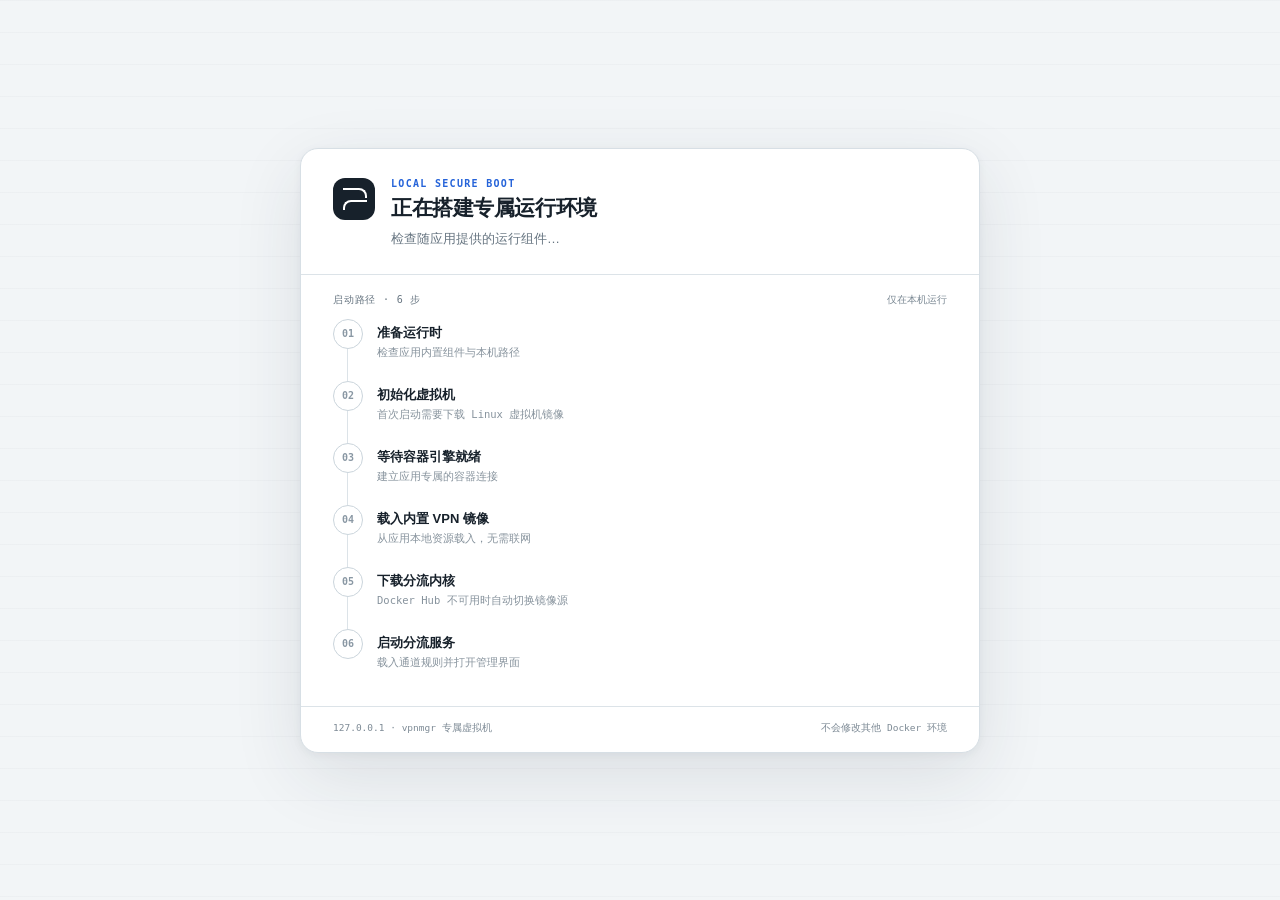
<file: desktop/app/dist/index.html>
<!doctype html>
<html lang="zh-CN">
  <head>
    <meta charset="utf-8" />
    <meta name="viewport" content="width=device-width, initial-scale=1" />
    <title>正在启动 · VPN 管理网关</title>
    <style>
      :root {
        color-scheme: light;
        --canvas: #f2f5f7;
        --surface: #ffffff;
        --ink: #17212b;
        --muted: #687682;
        --line: #dce3e8;
        --accent: #2563d9;
        --success: #167c57;
        --warning: #a96708;
        --danger: #bd3441;
      }
      * { box-sizing: border-box; }
      html, body { min-height: 100%; margin: 0; }
      body {
        min-height: 100vh;
        display: grid;
        place-items: center;
        padding: 36px 24px;
        background:
          linear-gradient(rgba(23, 33, 43, 0.025) 1px, transparent 1px),
          var(--canvas);
        background-size: 100% 32px;
        color: var(--ink);
        font-family: -apple-system, BlinkMacSystemFont, "SF Pro Text", "PingFang SC", sans-serif;
        -webkit-font-smoothing: antialiased;
      }
      .boot-card {
        width: min(680px, 100%);
        overflow: hidden;
        border: 1px solid #d7dfe5;
        border-radius: 18px;
        background: var(--surface);
        box-shadow: 0 22px 70px rgba(32, 48, 61, 0.11), 0 2px 8px rgba(32, 48, 61, 0.05);
      }
      .masthead {
        display: grid;
        grid-template-columns: 42px 1fr;
        gap: 16px;
        padding: 29px 32px 25px;
        border-bottom: 1px solid var(--line);
      }
      .route-mark {
        position: relative;
        width: 42px;
        height: 42px;
        border-radius: 12px;
        background: var(--ink);
      }
      .route-mark::before,
      .route-mark::after {
        position: absolute;
        left: 10px;
        width: 22px;
        height: 8px;
        border: 2px solid #fff;
        border-left: 0;
        border-bottom: 0;
        border-radius: 0 8px 0 0;
        content: "";
      }
      .route-mark::before { top: 10px; }
      .route-mark::after { top: 22px; transform: scaleX(-1); }
      .eyebrow {
        margin: 0 0 5px;
        color: var(--accent);
        font-family: "SFMono-Regular", Menlo, monospace;
        font-size: 10px;
        font-weight: 700;
        letter-spacing: 0.13em;
        text-transform: uppercase;
      }
      h1 {
        margin: 0;
        font-family: ui-rounded, "SF Pro Rounded", -apple-system, "PingFang SC", sans-serif;
        font-size: 21px;
        font-weight: 650;
        letter-spacing: -0.02em;
      }
      #live-status {
        min-height: 20px;
        margin: 7px 0 0;
        color: var(--muted);
        font-size: 13px;
        line-height: 1.5;
      }
      .process-head {
        display: flex;
        align-items: center;
        justify-content: space-between;
        padding: 18px 32px 10px;
        color: var(--muted);
        font-family: "SFMono-Regular", Menlo, monospace;
        font-size: 10px;
        letter-spacing: 0.08em;
        text-transform: uppercase;
      }
      .local-only {
        color: #798792;
        letter-spacing: 0;
        text-transform: none;
      }
      .steps {
        margin: 0;
        padding: 2px 32px 15px;
        list-style: none;
      }
      .step {
        position: relative;
        display: grid;
        grid-template-columns: 30px 1fr;
        gap: 14px;
        min-height: 62px;
      }
      .step:not(:last-child)::after {
        position: absolute;
        top: 29px;
        bottom: -1px;
        left: 14px;
        width: 1px;
        background: var(--line);
        content: "";
      }
      .step[data-status="done"]:not(:last-child)::after { background: rgba(22, 124, 87, 0.38); }
      .marker {
        position: relative;
        z-index: 1;
        display: grid;
        place-items: center;
        width: 30px;
        height: 30px;
        border: 1px solid #cbd5dc;
        border-radius: 50%;
        background: var(--surface);
        color: #8a98a4;
        font-family: "SFMono-Regular", Menlo, monospace;
        font-size: 10px;
        font-weight: 700;
      }
      .step[data-status="active"] .marker {
        border-color: rgba(37, 99, 217, 0.25);
        background: #edf3ff;
      }
      .step[data-status="active"] .marker::before {
        width: 12px;
        height: 12px;
        border: 2px solid rgba(37, 99, 217, 0.22);
        border-top-color: var(--accent);
        border-radius: 50%;
        animation: spin 0.8s linear infinite;
        content: "";
      }
      .step[data-status="done"] .marker {
        border-color: rgba(22, 124, 87, 0.28);
        background: #eaf7f1;
        color: var(--success);
      }
      .step[data-status="warning"] .marker {
        border-color: rgba(169, 103, 8, 0.3);
        background: #fff7e7;
        color: var(--warning);
      }
      .step[data-status="failed"] .marker {
        border-color: rgba(189, 52, 65, 0.32);
        background: #fff0f1;
        color: var(--danger);
      }
      .step-body { min-width: 0; padding: 4px 0 18px; }
      .step-title {
        margin: 0;
        font-size: 13px;
        font-weight: 610;
        line-height: 1.5;
      }
      .step-detail {
        min-height: 18px;
        margin: 2px 0 0;
        overflow: hidden;
        color: #87939d;
        font-family: "SFMono-Regular", Menlo, "PingFang SC", monospace;
        font-size: 10.5px;
        line-height: 1.65;
        text-overflow: ellipsis;
        white-space: nowrap;
      }
      .step[data-status="active"] .step-title { color: var(--accent); }
      .step[data-status="active"] .step-detail { color: #596b7a; }
      .step[data-status="warning"] .step-title { color: var(--warning); }
      .step[data-status="failed"] .step-title { color: var(--danger); }
      .error-panel {
        margin-top: 12px;
        padding: 14px;
        border: 1px solid #f0c6ca;
        border-radius: 10px;
        background: #fff7f7;
      }
      .error-panel[hidden], .log-wrap[hidden], .action[hidden] { display: none; }
      .error-title {
        margin: 0 0 5px;
        color: var(--danger);
        font-size: 12px;
        font-weight: 650;
      }
      .error-message {
        margin: 0;
        color: #6f3037;
        font-size: 11.5px;
        line-height: 1.55;
        overflow-wrap: anywhere;
      }
      .log-wrap { margin-top: 10px; }
      .log-label {
        display: block;
        margin-bottom: 5px;
        color: #916b70;
        font-family: "SFMono-Regular", Menlo, monospace;
        font-size: 9px;
        letter-spacing: 0.08em;
        text-transform: uppercase;
      }
      .log-tail {
        max-height: 128px;
        margin: 0;
        overflow: auto;
        padding: 9px 10px;
        border-radius: 7px;
        background: #2a2528;
        color: #eadfe1;
        font-family: "SFMono-Regular", Menlo, monospace;
        font-size: 9.5px;
        line-height: 1.55;
        white-space: pre-wrap;
      }
      .actions { display: flex; flex-wrap: wrap; gap: 8px; margin-top: 12px; }
      .action {
        min-height: 32px;
        padding: 0 13px;
        border: 1px solid #d6dee4;
        border-radius: 8px;
        background: #fff;
        color: #34434f;
        font: 600 11px/1 -apple-system, "PingFang SC", sans-serif;
        cursor: pointer;
      }
      .action.primary { border-color: var(--accent); background: var(--accent); color: #fff; }
      .action:hover { filter: brightness(0.97); }
      .action:focus-visible { outline: 3px solid rgba(37, 99, 217, 0.22); outline-offset: 2px; }
      .action:disabled { cursor: wait; opacity: 0.55; }
      .action-message { align-self: center; color: var(--danger); font-size: 10.5px; }
      .footnote {
        display: flex;
        justify-content: space-between;
        gap: 16px;
        padding: 15px 32px 17px;
        border-top: 1px solid var(--line);
        color: #7d8a95;
        font-family: "SFMono-Regular", Menlo, monospace;
        font-size: 9.5px;
      }
      @keyframes spin { to { transform: rotate(360deg); } }
      @media (max-width: 560px) {
        body { padding: 0; place-items: stretch; background: var(--surface); }
        .boot-card { min-height: 100vh; border: 0; border-radius: 0; box-shadow: none; }
        .masthead, .process-head, .steps, .footnote { padding-left: 22px; padding-right: 22px; }
        .local-only, .footnote span:last-child { display: none; }
      }
      @media (prefers-reduced-motion: reduce) {
        .step[data-status="active"] .marker::before { animation-duration: 2.2s; }
      }
    </style>
  </head>
  <body>
    <main class="boot-card" aria-labelledby="boot-title">
      <header class="masthead">
        <div class="route-mark" aria-hidden="true"></div>
        <div>
          <p class="eyebrow">Local secure boot</p>
          <h1 id="boot-title">正在搭建专属运行环境</h1>
          <p id="live-status" aria-live="polite">检查随应用提供的运行组件…</p>
        </div>
      </header>

      <div class="process-head">
        <span>启动路径 · 6 步</span>
        <span class="local-only">仅在本机运行</span>
      </div>

      <ol class="steps">
        <li class="step" data-step="runtime" data-status="pending">
          <span class="marker" aria-hidden="true">01</span>
          <div class="step-body"><p class="step-title">准备运行时</p><p class="step-detail">检查应用内置组件与本机路径</p></div>
        </li>
        <li class="step" data-step="vm" data-status="pending">
          <span class="marker" aria-hidden="true">02</span>
          <div class="step-body"><p class="step-title">初始化虚拟机</p><p class="step-detail">首次启动需要下载 Linux 虚拟机镜像</p></div>
        </li>
        <li class="step" data-step="docker" data-status="pending">
          <span class="marker" aria-hidden="true">03</span>
          <div class="step-body"><p class="step-title">等待容器引擎就绪</p><p class="step-detail">建立应用专属的容器连接</p></div>
        </li>
        <li class="step" data-step="bundled" data-status="pending">
          <span class="marker" aria-hidden="true">04</span>
          <div class="step-body"><p class="step-title">载入内置 VPN 镜像</p><p class="step-detail">从应用本地资源载入，无需联网</p></div>
        </li>
        <li class="step" data-step="mihomo" data-status="pending">
          <span class="marker" aria-hidden="true">05</span>
          <div class="step-body"><p class="step-title">下载分流内核</p><p class="step-detail">Docker Hub 不可用时自动切换镜像源</p></div>
        </li>
        <li class="step" data-step="service" data-status="pending">
          <span class="marker" aria-hidden="true">06</span>
          <div class="step-body"><p class="step-title">启动分流服务</p><p class="step-detail">载入通道规则并打开管理界面</p></div>
        </li>
      </ol>

      <section class="error-panel" id="error-panel" hidden aria-live="assertive">
        <p class="error-title">这一步未完成</p>
        <p class="error-message" id="error-message"></p>
        <div class="log-wrap" id="log-wrap" hidden>
          <span class="log-label">最近的启动日志</span>
          <pre class="log-tail" id="log-tail"></pre>
        </div>
        <div class="actions">
          <button class="action primary" id="retry" type="button">重试这一步</button>
          <button class="action" id="open-settings" type="button" hidden>打开系统设置</button>
          <span class="action-message" id="action-message" role="status"></span>
        </div>
      </section>

      <footer class="footnote">
        <span>127.0.0.1 · vpnmgr 专属虚拟机</span>
        <span>不会修改其他 Docker 环境</span>
      </footer>
    </main>

    <script>
      (() => {
        const numbers = { runtime: "01", vm: "02", docker: "03", bundled: "04", mihomo: "05", service: "06" };
        const panel = document.getElementById("error-panel");
        const message = document.getElementById("error-message");
        const logWrap = document.getElementById("log-wrap");
        const logTail = document.getElementById("log-tail");
        const retry = document.getElementById("retry");
        const settings = document.getElementById("open-settings");
        const actionMessage = document.getElementById("action-message");
        const liveStatus = document.getElementById("live-status");
        document.querySelectorAll(".step").forEach((item) => {
          item.dataset.defaultDetail = item.querySelector(".step-detail").textContent;
        });

        function itemFor(stepId) {
          return document.querySelector(`[data-step="${stepId}"]`);
        }

        function setMarker(item, stepId, status) {
          const marker = item.querySelector(".marker");
          marker.textContent = status === "active" ? "" : status === "done" ? "✓" : status === "warning" ? "!" : status === "failed" ? "×" : numbers[stepId];
        }

        async function invoke(name) {
          const command = window.__TAURI__ && window.__TAURI__.core && window.__TAURI__.core.invoke;
          if (!command) throw new Error("启动控制通道不可用，请重新打开应用");
          return command(name);
        }

        window.boot = {
          update(stepId, status, detail) {
            const item = itemFor(stepId);
            if (!item) return;
            item.dataset.status = status;
            item.toggleAttribute("aria-current", status === "active");
            setMarker(item, stepId, status);
            const detailNode = item.querySelector(".step-detail");
            if (detail) detailNode.textContent = detail;
            const title = item.querySelector(".step-title").textContent;
            if (status === "active") liveStatus.textContent = detail || `正在${title}…`;
            if (status === "warning") liveStatus.textContent = detail || `${title}需要注意`;
          },

          fail(stepId, error, lines, actions) {
            const item = itemFor(stepId);
            if (!item) return;
            this.update(stepId, "failed", "需要处理后继续");
            item.querySelector(".step-body").appendChild(panel);
            panel.hidden = false;
            message.textContent = error || "启动步骤未完成";
            const logs = Array.isArray(lines) ? lines.filter(Boolean) : [];
            logTail.textContent = logs.join("\n");
            logWrap.hidden = logs.length === 0;
            settings.hidden = !(Array.isArray(actions) && actions.includes("settings"));
            retry.disabled = false;
            actionMessage.textContent = "";
            liveStatus.textContent = "启动已暂停，处理后可从这里重试";
            document.title = "启动未完成 · VPN 管理网关";
          },

          reset() {
            document.querySelectorAll(".step").forEach((item) => {
              const stepId = item.dataset.step;
              item.dataset.status = "pending";
              item.removeAttribute("aria-current");
              setMarker(item, stepId, "pending");
              item.querySelector(".step-detail").textContent = item.dataset.defaultDetail;
            });
            panel.hidden = true;
            retry.disabled = false;
            actionMessage.textContent = "";
            liveStatus.textContent = "检查随应用提供的运行组件…";
            document.title = "正在启动 · VPN 管理网关";
          }
        };

        retry.addEventListener("click", async () => {
          retry.disabled = true;
          actionMessage.textContent = "正在重试…";
          try {
            await invoke("boot_retry");
          } catch (error) {
            retry.disabled = false;
            actionMessage.textContent = String(error);
          }
        });

        settings.addEventListener("click", async () => {
          settings.disabled = true;
          actionMessage.textContent = "正在打开系统设置…";
          try {
            await invoke("boot_open_settings");
            actionMessage.textContent = "请检查“隐私与安全性”中的权限";
          } catch (error) {
            actionMessage.textContent = String(error);
          } finally {
            settings.disabled = false;
          }
        });
      })();
    </script>
  </body>
</html>
</file>
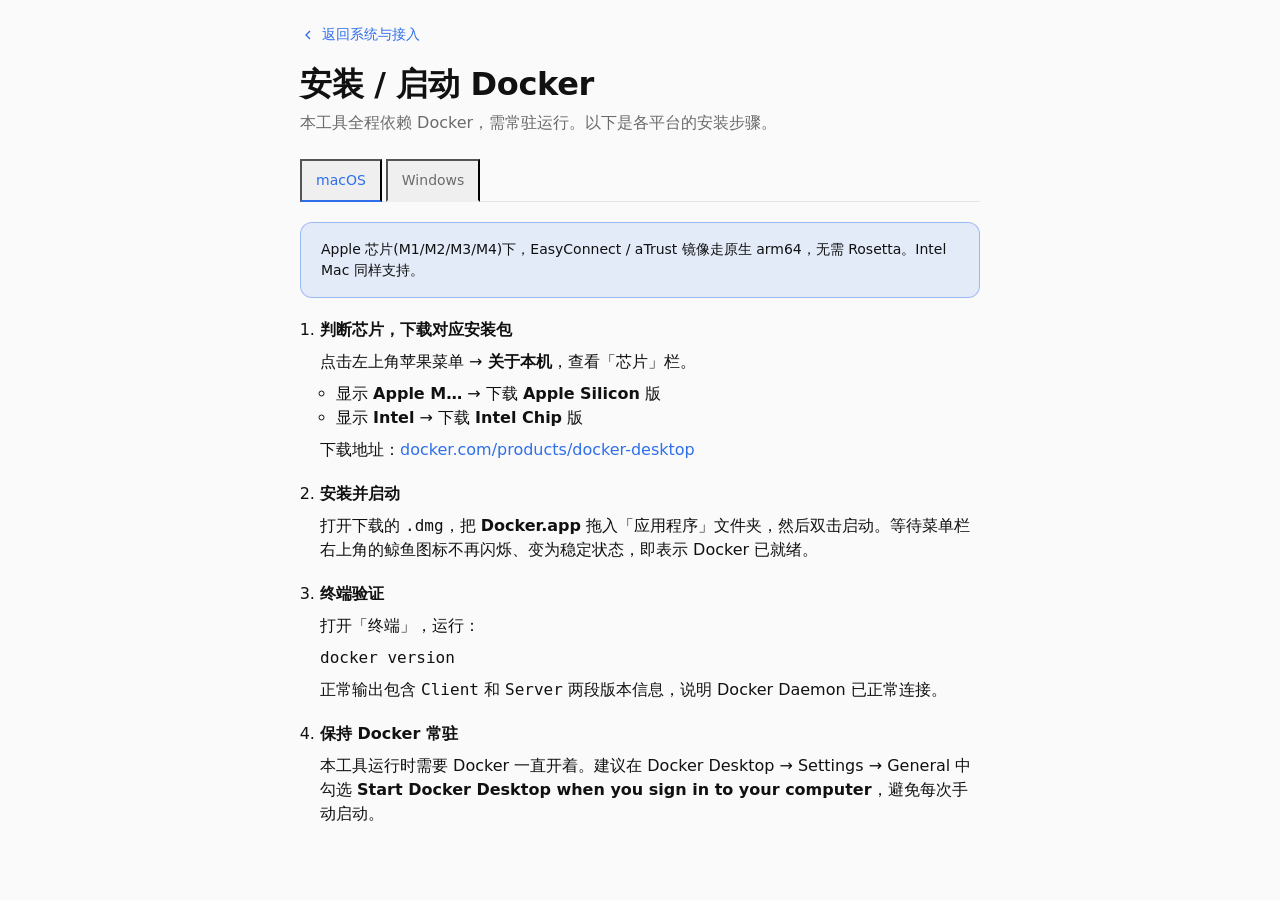
<file: app/static/tutorials/install-docker.html>
<!doctype html>
<html lang="zh-CN">
<head>
  <meta charset="utf-8" />
  <meta name="viewport" content="width=device-width, initial-scale=1" />
  <title>安装 / 启动 Docker</title>
  <link rel="stylesheet" href="../css/app.css" />
</head>
<body>
  <div style="max-width:720px; margin:0 auto; padding:var(--space-6) var(--space-5);">

    <a href="../clash-config.html?tab=diag" style="display:inline-flex; align-items:center; gap:6px; color:var(--accent); text-decoration:none; font-size:var(--text-sm); margin-bottom:var(--space-5);">
      <svg viewBox="0 0 24 24" fill="none" stroke="currentColor" stroke-width="2" style="width:16px;height:16px;flex-shrink:0;"><path d="M15 18l-6-6 6-6"/></svg>
      返回系统与接入
    </a>

    <h1 style="margin:0 0 var(--space-2);">安装 / 启动 Docker</h1>
    <p style="margin:0 0 var(--space-6); color:var(--muted);">本工具全程依赖 Docker，需常驻运行。以下是各平台的安装步骤。</p>

    <div data-tabscope>
      <div class="tabs" data-tabs style="margin-bottom:var(--space-5);">
        <button class="tab active" data-tab="mac">macOS</button>
        <button class="tab" data-tab="win">Windows</button>
      </div>

      <!-- ─── macOS ─── -->
      <div class="tabpanel active" data-panel="mac">

        <div class="banner info" style="margin-bottom:var(--space-5);">
          Apple 芯片(M1/M2/M3/M4)下，EasyConnect / aTrust 镜像走原生 arm64，无需 Rosetta。Intel Mac 同样支持。
        </div>

        <ol style="padding-left:var(--space-5); margin:0; display:flex; flex-direction:column; gap:var(--space-5);">

          <li>
            <strong>判断芯片，下载对应安装包</strong>
            <p style="margin:var(--space-2) 0 0;">
              点击左上角苹果菜单 → <strong>关于本机</strong>，查看「芯片」栏。
            </p>
            <ul style="margin:var(--space-2) 0 0; padding-left:var(--space-4);">
              <li>显示 <strong>Apple M…</strong> → 下载 <strong>Apple Silicon</strong> 版</li>
              <li>显示 <strong>Intel</strong> → 下载 <strong>Intel Chip</strong> 版</li>
            </ul>
            <p style="margin:var(--space-2) 0 0;">
              下载地址：<a href="https://www.docker.com/products/docker-desktop/" target="_blank" rel="noopener" style="color:var(--accent);">docker.com/products/docker-desktop</a>
            </p>
          </li>

          <li>
            <strong>安装并启动</strong>
            <p style="margin:var(--space-2) 0 0;">
              打开下载的 <code>.dmg</code>，把 <strong>Docker.app</strong> 拖入「应用程序」文件夹，然后双击启动。等待菜单栏右上角的鲸鱼图标不再闪烁、变为稳定状态，即表示 Docker 已就绪。
            </p>
          </li>

          <li>
            <strong>终端验证</strong>
            <p style="margin:var(--space-2) 0 0;">打开「终端」，运行：</p>
            <pre style="margin:var(--space-2) 0 0;"><code>docker version</code></pre>
            <p style="margin:var(--space-2) 0 0;">
              正常输出包含 <code>Client</code> 和 <code>Server</code> 两段版本信息，说明 Docker Daemon 已正常连接。
            </p>
          </li>

          <li>
            <strong>保持 Docker 常驻</strong>
            <p style="margin:var(--space-2) 0 0;">
              本工具运行时需要 Docker 一直开着。建议在 Docker Desktop → Settings → General 中勾选
              <strong>Start Docker Desktop when you sign in to your computer</strong>，避免每次手动启动。
            </p>
          </li>

        </ol>
      </div>

      <!-- ─── Windows ─── -->
      <div class="tabpanel" data-panel="win">

        <div class="banner info" style="margin-bottom:var(--space-5);">
          Windows 版 Docker Desktop 依赖 WSL 2 作为后端，需先完成 WSL 2 初始化。
        </div>

        <ol style="padding-left:var(--space-5); margin:0; display:flex; flex-direction:column; gap:var(--space-5);">

          <li>
            <strong>启用 WSL 2</strong>
            <p style="margin:var(--space-2) 0 0;">
              以<strong>管理员</strong>身份打开 PowerShell，运行：
            </p>
            <pre style="margin:var(--space-2) 0 0;"><code>wsl --install</code></pre>
            <p style="margin:var(--space-2) 0 0;">
              命令会自动启用虚拟化功能并安装 Ubuntu 子系统。安装完成后<strong>重启电脑</strong>。
            </p>
          </li>

          <li>
            <strong>下载并安装 Docker Desktop for Windows</strong>
            <p style="margin:var(--space-2) 0 0;">
              前往 <a href="https://www.docker.com/products/docker-desktop/" target="_blank" rel="noopener" style="color:var(--accent);">docker.com/products/docker-desktop</a>，下载 Windows 安装包（<code>Docker Desktop Installer.exe</code>）。运行安装向导，保持默认选项（Use WSL 2 based engine）即可。
            </p>
          </li>

          <li>
            <strong>启动并等待就绪</strong>
            <p style="margin:var(--space-2) 0 0;">
              安装完成后启动 Docker Desktop。等待任务栏托盘区鲸鱼图标稳定，点击图标可看到状态显示 <strong>Docker Desktop is running</strong>。
            </p>
          </li>

          <li>
            <strong>终端验证</strong>
            <p style="margin:var(--space-2) 0 0;">打开 PowerShell 或 Windows 终端，运行：</p>
            <pre style="margin:var(--space-2) 0 0;"><code>docker version</code></pre>
            <p style="margin:var(--space-2) 0 0;">
              正常输出包含 <code>Client</code> 和 <code>Server</code> 两段版本信息，说明 Docker Daemon 已正常连接。
            </p>
          </li>

        </ol>
      </div>
    </div>

  </div>

  <script src="../js/app.js"></script>
</body>
</html>
</file>
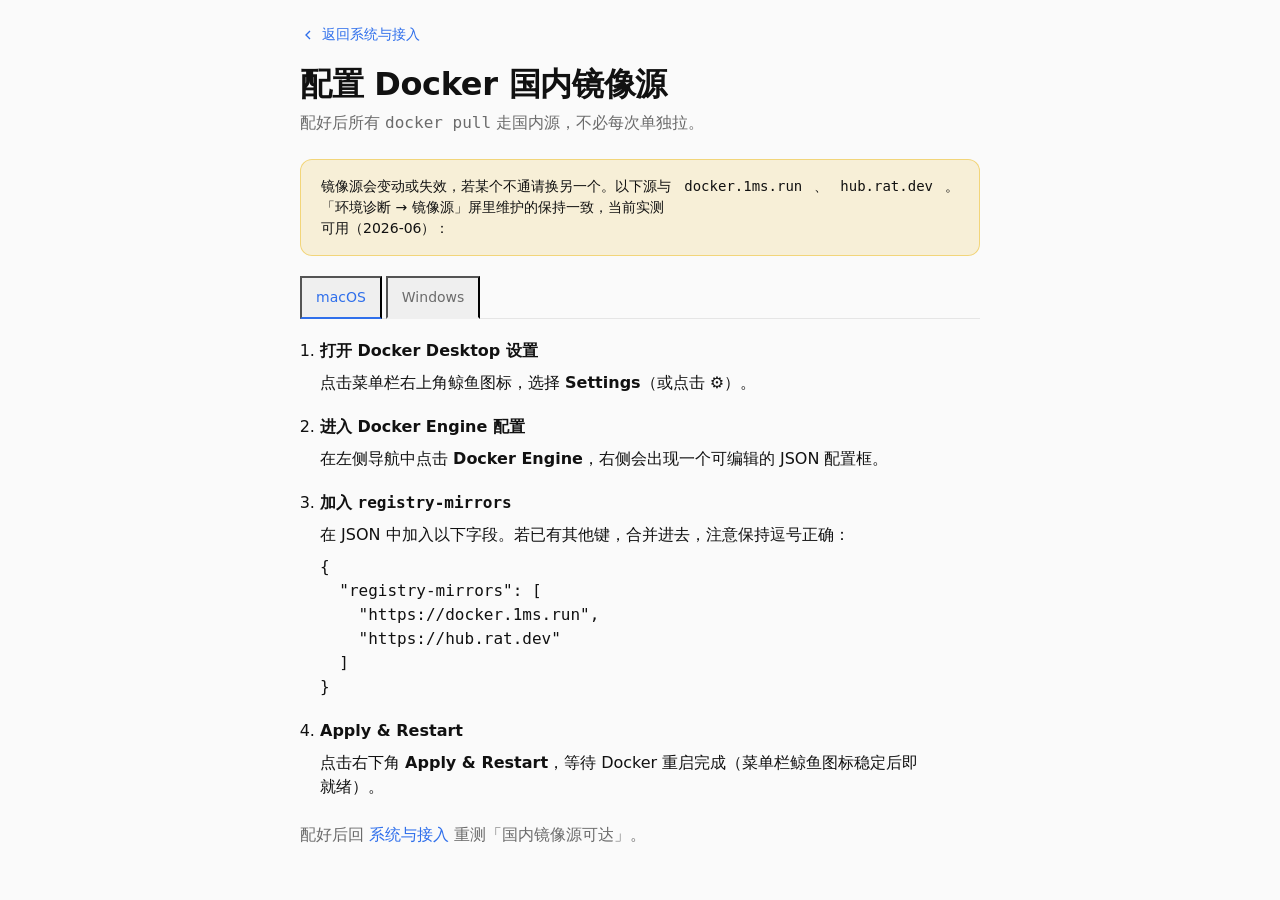
<file: app/static/tutorials/registry-mirror.html>
<!doctype html>
<html lang="zh-CN">
<head>
  <meta charset="utf-8" />
  <meta name="viewport" content="width=device-width, initial-scale=1" />
  <title>配置 Docker 国内镜像源</title>
  <link rel="stylesheet" href="../css/app.css" />
</head>
<body>
  <div style="max-width:720px; margin:0 auto; padding:var(--space-6) var(--space-5);">

    <a href="../clash-config.html?tab=mirrors" style="display:inline-flex; align-items:center; gap:6px; color:var(--accent); text-decoration:none; font-size:var(--text-sm); margin-bottom:var(--space-5);">
      <svg viewBox="0 0 24 24" fill="none" stroke="currentColor" stroke-width="2" style="width:16px;height:16px;flex-shrink:0;"><path d="M15 18l-6-6 6-6"/></svg>
      返回系统与接入
    </a>

    <h1 style="margin:0 0 var(--space-2);">配置 Docker 国内镜像源</h1>
    <p style="margin:0 0 var(--space-6); color:var(--muted);">配好后所有 <code>docker pull</code> 走国内源，不必每次单独拉。</p>

    <div class="banner warn" style="margin-bottom:var(--space-5);">
      镜像源会变动或失效，若某个不通请换另一个。以下源与「环境诊断 → 镜像源」屏里维护的保持一致，当前实测可用（2026-06）：<code>docker.1ms.run</code>、<code>hub.rat.dev</code>。
    </div>

    <div data-tabscope>
      <div class="tabs" data-tabs style="margin-bottom:var(--space-5);">
        <button class="tab active" data-tab="mac">macOS</button>
        <button class="tab" data-tab="win">Windows</button>
      </div>

      <!-- ─── macOS ─── -->
      <div class="tabpanel active" data-panel="mac">

        <ol style="padding-left:var(--space-5); margin:0; display:flex; flex-direction:column; gap:var(--space-5);">

          <li>
            <strong>打开 Docker Desktop 设置</strong>
            <p style="margin:var(--space-2) 0 0;">
              点击菜单栏右上角鲸鱼图标，选择 <strong>Settings</strong>（或点击 ⚙️）。
            </p>
          </li>

          <li>
            <strong>进入 Docker Engine 配置</strong>
            <p style="margin:var(--space-2) 0 0;">
              在左侧导航中点击 <strong>Docker Engine</strong>，右侧会出现一个可编辑的 JSON 配置框。
            </p>
          </li>

          <li>
            <strong>加入 <code>registry-mirrors</code></strong>
            <p style="margin:var(--space-2) 0 0;">
              在 JSON 中加入以下字段。若已有其他键，合并进去，注意保持逗号正确：
            </p>
            <pre style="margin:var(--space-2) 0 0;"><code>{
  "registry-mirrors": [
    "https://docker.1ms.run",
    "https://hub.rat.dev"
  ]
}</code></pre>
          </li>

          <li>
            <strong>Apply &amp; Restart</strong>
            <p style="margin:var(--space-2) 0 0;">
              点击右下角 <strong>Apply &amp; Restart</strong>，等待 Docker 重启完成（菜单栏鲸鱼图标稳定后即就绪）。
            </p>
          </li>

        </ol>
      </div>

      <!-- ─── Windows ─── -->
      <div class="tabpanel" data-panel="win">

        <ol style="padding-left:var(--space-5); margin:0; display:flex; flex-direction:column; gap:var(--space-5);">

          <li>
            <strong>打开 Docker Desktop 设置</strong>
            <p style="margin:var(--space-2) 0 0;">
              右键点击任务栏托盘区的 Docker Desktop 图标，选择 <strong>Settings</strong>。
            </p>
          </li>

          <li>
            <strong>进入 Docker Engine 配置</strong>
            <p style="margin:var(--space-2) 0 0;">
              在左侧导航中点击 <strong>Docker Engine</strong>，右侧出现可编辑的 JSON 配置框。
            </p>
          </li>

          <li>
            <strong>加入 <code>registry-mirrors</code></strong>
            <p style="margin:var(--space-2) 0 0;">
              在 JSON 中加入以下字段。若已有其他键，合并进去，注意保持逗号正确：
            </p>
            <pre style="margin:var(--space-2) 0 0;"><code>{
  "registry-mirrors": [
    "https://docker.1ms.run",
    "https://hub.rat.dev"
  ]
}</code></pre>
          </li>

          <li>
            <strong>Apply &amp; Restart</strong>
            <p style="margin:var(--space-2) 0 0;">
              点击右下角 <strong>Apply &amp; Restart</strong>，等待 Docker 重启完成（托盘图标显示 <strong>Docker Desktop is running</strong> 后即就绪）。
            </p>
          </li>

        </ol>
      </div>
    </div>

    <p style="margin:var(--space-6) 0 0; color:var(--muted);">
      配好后回 <a href="../clash-config.html?tab=diag" style="color:var(--accent);">系统与接入</a> 重测「国内镜像源可达」。
    </p>

  </div>

  <script src="../js/app.js"></script>
</body>
</html>
</file>
<file: app/static/css/app.css>
/* ──────────────────────────────────────────────────────────────────────────
 * VPN 管理网关 — 共享设计系统
 * 视觉契约 = Neutral Modern（浅色 / 钴蓝 / Inter）。所有屏幕只组合此文件里的
 * 类，不要发明新的全局调色或裸 hex；屏内独有元素用 var(--*) 派生即可。
 * ────────────────────────────────────────────────────────────────────────── */

/* ─── Neutral Modern token 契约（逐字粘贴，勿改值） ─────────────────────── */
:root {
  --bg: #fafafa;
  --surface: #ffffff;
  --surface-warm: var(--surface);

  --fg: #111111;
  --fg-2: var(--fg);
  --muted: #6b6b6b;
  --meta: var(--muted);

  --border: #e5e5e5;
  --border-soft: var(--border);

  --accent: #2f6feb;
  --accent-on: #ffffff;
  --accent-hover: color-mix(in oklab, var(--accent), black 8%);
  --accent-active: color-mix(in oklab, var(--accent), black 14%);

  --success: #17a34a;
  --warn: #eab308;
  --danger: #dc2626;

  --font-display: "Inter", -apple-system, system-ui, sans-serif;
  --font-body: "Inter", -apple-system, system-ui, sans-serif;
  --font-mono: ui-monospace, "JetBrains Mono", monospace;

  --text-xs: 12px;
  --text-sm: 14px;
  --text-base: 16px;
  --text-lg: 20px;
  --text-xl: 24px;
  --text-2xl: 32px;
  --text-3xl: 48px;
  --text-4xl: 64px;

  --leading-body: 1.5;
  --leading-tight: 1.2;
  --tracking-display: -0.01em;

  --space-1: 4px;
  --space-2: 8px;
  --space-3: 12px;
  --space-4: 16px;
  --space-5: 20px;
  --space-6: 24px;
  --space-8: 32px;
  --space-12: 48px;
  --space-20: 80px;

  --section-y-desktop: 80px;
  --section-y-tablet: 48px;
  --section-y-phone: 32px;

  --radius-sm: 8px;
  --radius-md: 12px;
  --radius-lg: 16px;
  --radius-pill: 9999px;

  --elev-flat: none;
  --elev-ring: 0 0 0 1px var(--border);
  --elev-raised: 0 2px 8px color-mix(in oklab, var(--fg), transparent 92%);

  --focus-ring: 0 0 0 3px color-mix(in oklab, var(--accent), transparent 70%);

  --motion-fast: 150ms;
  --motion-base: 200ms;
  --ease-standard: cubic-bezier(0.2, 0, 0, 1);

  --container-gutter-desktop: 24px;
  --container-gutter-tablet: 16px;
  --container-gutter-phone: 12px;

  /* ── 派生便利值（仅由上面 token + black/white/transparent 混合而来） ── */
  --accent-soft: color-mix(in oklab, var(--accent), transparent 90%);
  --success-soft: color-mix(in oklab, var(--success), transparent 88%);
  --warn-soft: color-mix(in oklab, var(--warn), transparent 86%);
  --danger-soft: color-mix(in oklab, var(--danger), transparent 90%);
  --row-hover: color-mix(in oklab, var(--fg), transparent 96%);
  --surface-2: color-mix(in oklab, var(--bg), var(--surface) 50%);
  --ink: color-mix(in oklab, var(--fg) 88%, black);          /* 数据/终端深底 */
  --ink-soft: color-mix(in oklab, var(--fg) 78%, black);
  --on-ink: color-mix(in oklab, var(--surface), transparent 8%);
  --sidebar-w: 248px;
  --topbar-h: 60px;
}

/* ─── reset & base ─────────────────────────────────────────────────────── */
*, *::before, *::after { box-sizing: border-box; }
html { -webkit-text-size-adjust: 100%; }
body {
  margin: 0;
  background: var(--bg);
  color: var(--fg);
  font-family: var(--font-body);
  font-size: var(--text-base);
  line-height: var(--leading-body);
  -webkit-font-smoothing: antialiased;
  text-rendering: optimizeLegibility;
}
img, svg { display: block; max-width: 100%; }
a { color: inherit; text-decoration: none; }
button { font: inherit; cursor: pointer; color: inherit; }
h1, h2, h3, h4 { margin: 0; font-family: var(--font-display); font-weight: 600; line-height: var(--leading-tight); }
h1 { font-size: var(--text-2xl); letter-spacing: var(--tracking-display); }
h2 { font-size: var(--text-xl); letter-spacing: var(--tracking-display); }
h3 { font-size: var(--text-lg); }
p { margin: 0; text-wrap: pretty; }
:focus-visible { outline: none; box-shadow: var(--focus-ring); border-radius: var(--radius-sm); }

/* ─── utilities ───────────────────────────────────────────────────────── */
.muted { color: var(--muted); }
.mono { font-family: var(--font-mono); }
.num { font-family: var(--font-mono); font-variant-numeric: tabular-nums; }
.eyebrow { font-family: var(--font-mono); font-size: var(--text-xs); letter-spacing: 0.08em; text-transform: uppercase; color: var(--muted); }
.t-sm { font-size: var(--text-sm); }
.t-xs { font-size: var(--text-xs); }
.strong { font-weight: 600; }
.accent-text { color: var(--accent); }
.right { text-align: right; }
.nowrap { white-space: nowrap; }
.stack { display: flex; flex-direction: column; }
.stack-2 > * + * { margin-top: var(--space-2); }
.stack-3 > * + * { margin-top: var(--space-3); }
.stack-4 > * + * { margin-top: var(--space-4); }
.stack-6 > * + * { margin-top: var(--space-6); }
.row { display: flex; align-items: center; gap: var(--space-3); }
.row-between { display: flex; align-items: center; justify-content: space-between; gap: var(--space-4); flex-wrap: wrap; }
.wrap { flex-wrap: wrap; }
.grow { flex: 1; }
.spacer { margin-left: auto; }
.divider { border: 0; border-top: 1px solid var(--border); margin: 0; }
.hide-mobile { }
.grid-2 { display: grid; grid-template-columns: repeat(2, 1fr); gap: var(--space-6); }
.grid-3 { display: grid; grid-template-columns: repeat(3, 1fr); gap: var(--space-6); }
.grid-4 { display: grid; grid-template-columns: repeat(4, 1fr); gap: var(--space-4); }
.grid-2-1 { display: grid; grid-template-columns: 2fr 1fr; gap: var(--space-8); align-items: start; }

/* ─── app shell ───────────────────────────────────────────────────────── */
.app { display: grid; grid-template-columns: var(--sidebar-w) 1fr; min-height: 100vh; }

.sidebar {
  position: sticky; top: 0; align-self: start;
  height: 100vh;
  background: var(--surface);
  border-right: 1px solid var(--border);
  display: flex; flex-direction: column;
  padding: var(--space-5) var(--space-4);
}
.sidebar-logo { display: flex; align-items: center; gap: var(--space-3); padding: 0 var(--space-2) var(--space-6); }
.logo-mark {
  width: 30px; height: 30px; flex: none;
  border-radius: var(--radius-sm);
  background: var(--accent); color: var(--accent-on);
  display: grid; place-items: center;
}
.logo-mark svg { width: 17px; height: 17px; }
.logo-text { font-weight: 600; font-size: var(--text-base); letter-spacing: -0.01em; line-height: 1.1; }
.logo-text small { display: block; font-family: var(--font-mono); font-size: 10px; letter-spacing: 0.06em; color: var(--muted); text-transform: uppercase; font-weight: 400; }

.sidebar-nav { display: flex; flex-direction: column; gap: 2px; }
.nav-label { font-family: var(--font-mono); font-size: 10px; letter-spacing: 0.08em; text-transform: uppercase; color: var(--muted); padding: var(--space-4) var(--space-3) var(--space-2); }
.nav-item {
  display: flex; align-items: center; gap: var(--space-3);
  padding: var(--space-2) var(--space-3);
  border-radius: var(--radius-sm);
  color: var(--muted); font-size: var(--text-sm); font-weight: 500;
  transition: background var(--motion-fast) var(--ease-standard), color var(--motion-fast) var(--ease-standard);
}
.nav-item svg { width: 17px; height: 17px; flex: none; }
.nav-item:hover { background: var(--row-hover); color: var(--fg); }
.nav-item.active { background: var(--accent-soft); color: var(--accent); }
.nav-item .count { margin-left: auto; font-family: var(--font-mono); font-size: 11px; color: var(--muted); }
.nav-item.active .count { color: var(--accent); }
.sidebar-foot { margin-top: auto; padding-top: var(--space-4); border-top: 1px solid var(--border); }

.main { min-width: 0; display: flex; flex-direction: column; }
.topbar {
  position: sticky; top: 0; z-index: 20;
  height: var(--topbar-h);
  display: flex; align-items: center; gap: var(--space-4);
  padding: 0 var(--space-8);
  background: color-mix(in oklab, var(--bg), transparent 12%);
  backdrop-filter: blur(10px);
  border-bottom: 1px solid var(--border);
}
.topbar h1 { font-size: var(--text-lg); }
.topbar-sub { color: var(--muted); font-size: var(--text-sm); }
.menu-btn { display: none; }
.content { padding: var(--space-8); width: 100%; }
.content-narrow { max-width: 880px; }
.page-head { margin-bottom: var(--space-6); }
.page-head .crumb { font-family: var(--font-mono); font-size: var(--text-xs); color: var(--muted); margin-bottom: var(--space-2); }
.page-head h1 { font-size: var(--text-2xl); }
.page-head p { color: var(--muted); margin-top: var(--space-2); max-width: 70ch; }

/* ─── system status chip（顶栏全局态） ──────────────────────────────────── */
.sys-chip {
  display: inline-flex; align-items: center; gap: var(--space-2);
  padding: 5px 11px; border-radius: var(--radius-pill);
  border: 1px solid var(--border); background: var(--surface);
  font-size: var(--text-xs); font-weight: 500;
}
.sys-chip .dot { width: 7px; height: 7px; border-radius: 50%; background: var(--muted); }
.sys-chip.ok .dot { background: var(--success); box-shadow: 0 0 0 3px var(--success-soft); }
.sys-chip.bad .dot { background: var(--danger); box-shadow: 0 0 0 3px var(--danger-soft); }
.sys-chip .k { color: var(--muted); font-family: var(--font-mono); }

/* ─── buttons ─────────────────────────────────────────────────────────── */
.btn {
  display: inline-flex; align-items: center; justify-content: center; gap: var(--space-2);
  padding: 9px 16px; border-radius: var(--radius-sm);
  border: 1px solid transparent; background: transparent;
  font-size: var(--text-sm); font-weight: 500; white-space: nowrap;
  transition: background var(--motion-fast) var(--ease-standard), border-color var(--motion-fast) var(--ease-standard), transform var(--motion-fast);
}
.btn svg { width: 15px; height: 15px; }
.btn:active { transform: translateY(0.5px); }
.btn-primary { background: var(--accent); color: var(--accent-on); border-color: var(--accent); }
.btn-primary:hover { background: var(--accent-hover); border-color: var(--accent-hover); }
.btn-primary:active { background: var(--accent-active); }
.btn-secondary { border-color: var(--border); color: var(--fg); background: var(--surface); }
.btn-secondary:hover { border-color: var(--fg); }
.btn-ghost { color: var(--muted); }
.btn-ghost:hover { color: var(--fg); background: var(--row-hover); }
.btn-danger { color: var(--danger); border-color: transparent; }
.btn-danger:hover { background: var(--danger-soft); }
.btn-sm { padding: 6px 11px; font-size: var(--text-xs); border-radius: 7px; }
.btn-block { width: 100%; }
.btn[disabled] { opacity: 0.5; pointer-events: none; }
.icon-btn { display: inline-grid; place-items: center; width: 32px; height: 32px; border-radius: var(--radius-sm); border: 1px solid var(--border); background: var(--surface); color: var(--muted); }
.icon-btn:hover { color: var(--fg); border-color: var(--fg); }
.icon-btn svg { width: 16px; height: 16px; }

/* ─── card / panel ────────────────────────────────────────────────────── */
.card { background: var(--surface); border: 1px solid var(--border); border-radius: var(--radius-md); }
.card-pad { padding: var(--space-5); }
.card-head { display: flex; align-items: center; justify-content: space-between; gap: var(--space-3); padding: var(--space-4) var(--space-5); border-bottom: 1px solid var(--border); }
.card-head h3 { font-size: var(--text-base); }
.card-body { padding: var(--space-5); }
.card-foot { padding: var(--space-4) var(--space-5); border-top: 1px solid var(--border); display: flex; align-items: center; gap: var(--space-3); }

/* ─── stat tile（概览） ──────────────────────────────────────────────────── */
.stat-tile { background: var(--surface); border: 1px solid var(--border); border-radius: var(--radius-md); padding: var(--space-5); }
.stat-tile .stat-label { display: flex; align-items: center; gap: var(--space-2); color: var(--muted); font-size: var(--text-sm); }
.stat-tile .stat-label svg { width: 15px; height: 15px; }
.stat-tile .stat-num { font-family: var(--font-mono); font-variant-numeric: tabular-nums; font-size: var(--text-2xl); font-weight: 600; letter-spacing: -0.02em; margin-top: var(--space-3); line-height: 1; }
.stat-tile .stat-num .unit { font-size: var(--text-base); color: var(--muted); margin-left: 4px; font-weight: 500; }
.stat-tile .stat-foot { margin-top: var(--space-2); font-size: var(--text-xs); color: var(--muted); }
.stat-tile.accent .stat-num { color: var(--accent); }
.stat-tile.ok .stat-num { color: var(--success); }

/* ─── status badge（状态机） ─────────────────────────────────────────────── */
.badge {
  display: inline-flex; align-items: center; gap: 6px;
  padding: 3px 10px 3px 8px; border-radius: var(--radius-pill);
  font-size: var(--text-xs); font-weight: 500; white-space: nowrap;
  border: 1px solid var(--border); background: var(--surface); color: var(--muted);
}
.badge .bdot { width: 7px; height: 7px; border-radius: 50%; background: currentColor; flex: none; }
.badge.is-logged_in { color: var(--success); border-color: color-mix(in oklab, var(--success), transparent 60%); background: var(--success-soft); }
.badge.is-running { color: color-mix(in oklab, var(--warn), black 18%); border-color: color-mix(in oklab, var(--warn), transparent 55%); background: var(--warn-soft); }
.badge.is-starting { color: var(--accent); border-color: color-mix(in oklab, var(--accent), transparent 60%); background: var(--accent-soft); }
.badge.is-created { color: var(--muted); }
.badge.is-down, .badge.is-error { color: var(--danger); border-color: color-mix(in oklab, var(--danger), transparent 60%); background: var(--danger-soft); }
.badge.is-stopped { color: var(--muted); background: var(--surface-2); }
.badge .bdot.pulse { animation: pulse 1.4s var(--ease-standard) infinite; }
@keyframes pulse { 0%,100% { opacity: 1; transform: scale(1); } 50% { opacity: 0.35; transform: scale(0.7); } }

/* ─── pill / tag / chip ───────────────────────────────────────────────── */
.pill { display: inline-flex; align-items: center; gap: 5px; padding: 3px 9px; border-radius: var(--radius-pill); background: var(--accent-soft); color: var(--accent); font-family: var(--font-mono); font-size: 11px; letter-spacing: 0.02em; }
.tag { display: inline-flex; align-items: center; gap: 6px; padding: 4px 10px; border-radius: var(--radius-sm); border: 1px solid var(--border); background: var(--surface); font-size: var(--text-xs); color: var(--muted); }
.tag .x { cursor: pointer; opacity: 0.5; } .tag .x:hover { opacity: 1; color: var(--danger); }
.tag.mono { font-family: var(--font-mono); }
.tag.ip { border-style: dashed; }   /* IP/网段规则与域名规则的轻量视觉区分 */

/* 行内说明（图标 + 文字），跨屏共用 */
.note-line { font-size: var(--text-xs); color: var(--muted); display: flex; gap: var(--space-2); }
.note-line svg { width: 14px; height: 14px; flex: none; margin-top: 2px; color: var(--muted); }
.note-line .mono { color: var(--fg); }
.kind-tag { display: inline-flex; align-items: center; gap: 6px; font-size: var(--text-xs); font-weight: 500; padding: 3px 9px; border-radius: var(--radius-sm); }
.kind-tag.ec { color: var(--accent); background: var(--accent-soft); }
.kind-tag.atrust { color: color-mix(in oklab, var(--warn), black 22%); background: var(--warn-soft); }

/* ─── channel row/card ────────────────────────────────────────────────── */
.ch-card { background: var(--surface); border: 1px solid var(--border); border-radius: var(--radius-md); padding: var(--space-5); transition: border-color var(--motion-fast), box-shadow var(--motion-fast); }
.ch-card:hover { border-color: color-mix(in oklab, var(--accent), transparent 55%); box-shadow: var(--elev-raised); }
.ch-card .ch-top { display: flex; align-items: flex-start; gap: var(--space-3); }
.ch-card .ch-name { font-weight: 600; font-size: var(--text-base); }
.ch-card .ch-meta { color: var(--muted); font-size: var(--text-xs); font-family: var(--font-mono); margin-top: 2px; }
.ch-grid { display: grid; grid-template-columns: repeat(3, 1fr); gap: var(--space-3); margin: var(--space-4) 0; padding: var(--space-4) 0; border-top: 1px solid var(--border); border-bottom: 1px solid var(--border); }
.ch-grid .kv .k { font-size: var(--text-xs); color: var(--muted); }
.ch-grid .kv .v { font-family: var(--font-mono); font-size: var(--text-sm); margin-top: 2px; }
.ch-domains { display: flex; flex-wrap: wrap; gap: 6px; margin-bottom: var(--space-4); min-height: 26px; }
.ch-actions { display: flex; gap: var(--space-2); flex-wrap: wrap; }

/* ─── table ───────────────────────────────────────────────────────────── */
.table { width: 100%; border-collapse: collapse; font-size: var(--text-sm); }
.table th, .table td { padding: 11px 14px; text-align: left; border-bottom: 1px solid var(--border); vertical-align: middle; }
.table th { color: var(--muted); font-weight: 500; font-family: var(--font-mono); font-size: 11px; letter-spacing: 0.05em; text-transform: uppercase; }
.table tbody tr:hover { background: var(--row-hover); }
.table .num-col { font-family: var(--font-mono); font-variant-numeric: tabular-nums; }
.table .r { text-align: right; }

/* ─── key/value list ──────────────────────────────────────────────────── */
.kv-list { display: grid; grid-template-columns: max-content 1fr; gap: var(--space-3) var(--space-6); align-items: baseline; }
.kv-list dt { color: var(--muted); font-size: var(--text-sm); }
.kv-list dd { margin: 0; font-family: var(--font-mono); font-size: var(--text-sm); }

/* ─── forms ───────────────────────────────────────────────────────────── */
.field { display: flex; flex-direction: column; gap: 6px; }
.field > label { font-size: var(--text-sm); color: var(--fg); font-weight: 500; }
.field .help { font-size: var(--text-xs); color: var(--muted); }
.field .req { color: var(--danger); }
.input, .select, .textarea {
  width: 100%; padding: 9px 12px;
  border: 1px solid var(--border); border-radius: var(--radius-sm);
  background: var(--surface); color: var(--fg); font: inherit; font-size: var(--text-sm);
  transition: border-color var(--motion-fast), box-shadow var(--motion-fast);
}
.input::placeholder, .textarea::placeholder { color: color-mix(in oklab, var(--muted), transparent 30%); }
.input:focus, .select:focus, .textarea:focus { outline: none; border-color: var(--accent); box-shadow: var(--focus-ring); }
.textarea { min-height: 84px; resize: vertical; line-height: 1.5; font-family: var(--font-mono); }
.select { appearance: none; background-image: url("data:image/svg+xml,%3Csvg xmlns='http://www.w3.org/2000/svg' width='14' height='14' viewBox='0 0 24 24' fill='none' stroke='%236b6b6b' stroke-width='2'%3E%3Cpath d='M6 9l6 6 6-6'/%3E%3C/svg%3E"); background-repeat: no-repeat; background-position: right 12px center; padding-right: 34px; }
.form-grid { display: grid; grid-template-columns: repeat(2, 1fr); gap: var(--space-4) var(--space-5); }
.form-grid .col-span { grid-column: 1 / -1; }
.input-affix { display: flex; align-items: center; border: 1px solid var(--border); border-radius: var(--radius-sm); background: var(--surface); overflow: hidden; }
.input-affix .pre { padding: 0 10px; color: var(--muted); font-family: var(--font-mono); font-size: var(--text-sm); border-right: 1px solid var(--border); align-self: stretch; display: flex; align-items: center; background: var(--surface-2); }
.input-affix input { border: 0; flex: 1; }
.input-affix input:focus { box-shadow: none; }

/* radio-card（类型/登录方式选择） */
.choice-grid { display: grid; grid-template-columns: 1fr 1fr; gap: var(--space-3); }
.choice { display: block; cursor: pointer; border: 1px solid var(--border); border-radius: var(--radius-sm); padding: var(--space-4); transition: border-color var(--motion-fast), background var(--motion-fast); }
.choice:hover { border-color: color-mix(in oklab, var(--accent), transparent 50%); }
.choice.sel { border-color: var(--accent); background: var(--accent-soft); }
.choice .ct { font-weight: 600; font-size: var(--text-sm); display: flex; align-items: center; gap: var(--space-2); }
.choice .cd { font-size: var(--text-xs); color: var(--muted); margin-top: 4px; }

/* ─── stepper（向导） ────────────────────────────────────────────────────── */
.stepper { display: flex; align-items: center; gap: 0; }
.stepper .step { display: flex; align-items: center; gap: var(--space-2); color: var(--muted); font-size: var(--text-sm); }
.stepper .snum { width: 24px; height: 24px; border-radius: 50%; display: grid; place-items: center; border: 1px solid var(--border); font-family: var(--font-mono); font-size: 12px; flex: none; background: var(--surface); }
.stepper .step.active { color: var(--fg); font-weight: 600; }
.stepper .step.active .snum { background: var(--accent); color: var(--accent-on); border-color: var(--accent); }
.stepper .step.done { color: var(--fg); }
.stepper .step.done .snum { background: var(--success); color: var(--accent-on); border-color: var(--success); }
.stepper .bar { flex: 1; height: 1px; background: var(--border); margin: 0 var(--space-3); min-width: 16px; }
.stepper .step.done + .bar { background: var(--success); }

/* ─── tabs ────────────────────────────────────────────────────────────── */
.tabs { display: flex; gap: var(--space-1); border-bottom: 1px solid var(--border); }
.tab { padding: 9px 14px; font-size: var(--text-sm); color: var(--muted); font-weight: 500; border-bottom: 2px solid transparent; margin-bottom: -1px; }
.tab:hover { color: var(--fg); }
.tab.active { color: var(--accent); border-bottom-color: var(--accent); }
.tabpanel { display: none; } .tabpanel.active { display: block; }

/* ─── banner ──────────────────────────────────────────────────────────── */
.banner { display: flex; gap: var(--space-3); padding: var(--space-4) var(--space-5); border-radius: var(--radius-md); border: 1px solid var(--border); background: var(--surface); font-size: var(--text-sm); }
.banner .bicon { flex: none; width: 18px; height: 18px; margin-top: 1px; }
.banner .bt { font-weight: 600; }
.banner p { color: var(--muted); margin-top: 2px; }
.banner.warn { border-color: color-mix(in oklab, var(--warn), transparent 55%); background: var(--warn-soft); }
.banner.warn .bicon { color: color-mix(in oklab, var(--warn), black 22%); }
.banner.info { border-color: color-mix(in oklab, var(--accent), transparent 60%); background: var(--accent-soft); }
.banner.info .bicon { color: var(--accent); }
.banner.danger { border-color: color-mix(in oklab, var(--danger), transparent 55%); background: var(--danger-soft); }
.banner.danger .bicon { color: var(--danger); }

/* ─── code block / kbd ────────────────────────────────────────────────── */
.code { background: var(--ink); color: var(--on-ink); border-radius: var(--radius-md); padding: var(--space-4) var(--space-5); font-family: var(--font-mono); font-size: var(--text-xs); line-height: 1.65; overflow-x: auto; white-space: pre; }
.code .cmt { color: color-mix(in oklab, var(--on-ink), transparent 45%); }
.code .key { color: color-mix(in oklab, var(--accent), white 30%); }
.code .str { color: color-mix(in oklab, var(--success), white 35%); }
.code-head { display: flex; align-items: center; justify-content: space-between; background: var(--ink-soft); color: var(--on-ink); padding: var(--space-2) var(--space-4); border-radius: var(--radius-md) var(--radius-md) 0 0; font-family: var(--font-mono); font-size: var(--text-xs); }
.code-head + .code { border-radius: 0 0 var(--radius-md) var(--radius-md); }
.copy-btn { display: inline-flex; align-items: center; gap: 5px; padding: 3px 9px; border: 1px solid color-mix(in oklab, var(--on-ink), transparent 72%); border-radius: var(--radius-sm); background: transparent; color: var(--on-ink); font-size: var(--text-xs); line-height: 1; }
.copy-btn svg { width: 13px; height: 13px; }
.copy-btn:hover { background: color-mix(in oklab, var(--on-ink), transparent 86%); border-color: color-mix(in oklab, var(--on-ink), transparent 45%); }
kbd { font-family: var(--font-mono); font-size: 11px; padding: 2px 6px; border: 1px solid var(--border); border-bottom-width: 2px; border-radius: 5px; background: var(--surface); }

/* ─── toast ───────────────────────────────────────────────────────────── */
.toast-host { position: fixed; right: var(--space-6); bottom: var(--space-6); z-index: 100; display: flex; flex-direction: column; gap: var(--space-2); }
.toast { display: flex; align-items: center; gap: var(--space-2); padding: 10px 14px; border-radius: var(--radius-sm); background: var(--ink); color: var(--on-ink); font-size: var(--text-sm); box-shadow: var(--elev-raised); animation: toast-in var(--motion-base) var(--ease-standard); }
.toast svg { width: 16px; height: 16px; color: color-mix(in oklab, var(--success), white 20%); }
@keyframes toast-in { from { opacity: 0; transform: translateY(8px); } to { opacity: 1; transform: none; } }

/* ─── modal / drawer ──────────────────────────────────────────────────── */
.overlay { position: fixed; inset: 0; background: color-mix(in oklab, var(--fg), transparent 55%); z-index: 80; display: none; align-items: center; justify-content: center; padding: var(--space-6); }
.overlay.open { display: flex; }
.modal { background: var(--surface); border-radius: var(--radius-lg); border: 1px solid var(--border); max-width: 560px; width: 100%; box-shadow: var(--elev-raised); max-height: 86vh; overflow: auto; }
.fb-confirm { max-width: 440px; }
.fb-confirm-body { padding: var(--space-6); }
.fb-confirm-body p { margin-top: var(--space-3); color: var(--muted); font-size: var(--text-sm); line-height: 1.6; }
.fb-confirm-actions { display: flex; justify-content: flex-end; gap: var(--space-2); padding: var(--space-4) var(--space-6); border-top: 1px solid var(--border); background: var(--surface-2); }

/* ─── noVNC remote frame（仿真壳） ──────────────────────────────────────── */
.vnc-frame { border: 1px solid var(--border); border-radius: var(--radius-md); overflow: hidden; background: var(--ink); }
.vnc-bar { display: flex; align-items: center; gap: var(--space-3); padding: 8px 12px; background: var(--ink-soft); color: var(--on-ink); font-family: var(--font-mono); font-size: var(--text-xs); }
.vnc-bar .vdot { width: 8px; height: 8px; border-radius: 50%; background: var(--success); box-shadow: 0 0 0 3px color-mix(in oklab, var(--success), transparent 70%); }
.vnc-bar .vbtns { margin-left: auto; display: flex; gap: 6px; }
.vnc-bar .vbtns span { width: 11px; height: 11px; border-radius: 50%; background: color-mix(in oklab, var(--on-ink), transparent 70%); }
.vnc-stage { background: var(--surface-2); min-height: 360px; display: grid; place-items: center; padding: var(--space-6); }

/* ─── monitor widgets ─────────────────────────────────────────────────── */
.metric { background: var(--surface); border: 1px solid var(--border); border-radius: var(--radius-md); padding: var(--space-4) var(--space-5); }
.metric .ml { font-size: var(--text-xs); color: var(--muted); display: flex; align-items: center; gap: 6px; }
.metric .mv { font-family: var(--font-mono); font-variant-numeric: tabular-nums; font-size: var(--text-xl); font-weight: 600; margin-top: 6px; }
.metric .mv .unit { font-size: var(--text-sm); color: var(--muted); margin-left: 3px; }
.spark { width: 100%; height: 48px; margin-top: var(--space-3); }
.area-chart { width: 100%; height: 180px; }
.lat-bar { height: 7px; border-radius: var(--radius-pill); background: var(--surface-2); overflow: hidden; }
.lat-bar > i { display: block; height: 100%; border-radius: var(--radius-pill); background: var(--accent); }
.lat-bar.ok > i { background: var(--success); }
.lat-bar.warn > i { background: var(--warn); }
.lat-bar.bad > i { background: var(--danger); }
.legend-dot { width: 9px; height: 9px; border-radius: 50%; display: inline-block; }

/* ─── flow diagram（数据流） ──────────────────────────────────────────────── */
.flow { display: flex; align-items: stretch; gap: 0; flex-wrap: wrap; }
.flow-node { flex: 1; min-width: 120px; border: 1px solid var(--border); border-radius: var(--radius-md); padding: var(--space-4); background: var(--surface); text-align: center; }
.flow-node .fn-t { font-weight: 600; font-size: var(--text-sm); }
.flow-node .fn-d { font-size: var(--text-xs); color: var(--muted); font-family: var(--font-mono); margin-top: 4px; }
.flow-node.accent { border-color: var(--accent); background: var(--accent-soft); }
.flow-arrow { display: grid; place-items: center; padding: 0 var(--space-2); color: var(--muted); flex: none; }
.flow-arrow svg { width: 22px; height: 22px; }

/* ─── empty state ─────────────────────────────────────────────────────── */
.empty { text-align: center; padding: var(--space-12) var(--space-6); border: 1px dashed var(--border); border-radius: var(--radius-md); color: var(--muted); }
.empty svg { width: 36px; height: 36px; color: var(--border); margin: 0 auto var(--space-3); }

/* ─── responsive ──────────────────────────────────────────────────────── */
@media (max-width: 1080px) {
  .ch-grid { grid-template-columns: repeat(3, 1fr); }
  .grid-4 { grid-template-columns: repeat(2, 1fr); }
}
@media (max-width: 920px) {
  .app { grid-template-columns: 1fr; }
  .sidebar {
    position: fixed; left: 0; top: 0; z-index: 60;
    width: var(--sidebar-w); transform: translateX(-100%);
    transition: transform var(--motion-base) var(--ease-standard);
    box-shadow: var(--elev-raised);
  }
  .app.nav-open .sidebar { transform: none; }
  .app.nav-open::after { content: ""; position: fixed; inset: 0; background: color-mix(in oklab, var(--fg), transparent 55%); z-index: 50; }
  .menu-btn { display: inline-grid; }
  .content { padding: var(--space-5); }
  .topbar { padding: 0 var(--space-5); }
  .grid-2, .grid-3, .grid-2-1, .form-grid, .choice-grid, .grid-4 { grid-template-columns: 1fr; }
  .hide-mobile { display: none !important; }
}
@media (max-width: 600px) {
  .ch-grid { grid-template-columns: 1fr; gap: var(--space-2); }
  .stepper .step span.lbl { display: none; }
  .page-head h1, .topbar h1 { font-size: var(--text-xl); }
  .content { padding: var(--space-4); }
}

/* ─── preflight check panel ───────────────────────────────────────────────── */
.chk { display: flex; gap: var(--space-3); align-items: flex-start; padding: var(--space-3) var(--space-4); border: 1px solid var(--border); border-radius: var(--radius-md); margin-bottom: var(--space-2); background: var(--surface); }
.chk-ic { width: 20px; height: 20px; border-radius: 50%; display: grid; place-items: center; font-size: 12px; flex: none; color: #fff; }
.chk-pass .chk-ic { background: var(--success); }
.chk-warn .chk-ic { background: var(--warn); }
.chk-fail .chk-ic { background: var(--danger); }
.chk-skip .chk-ic { background: var(--muted); }
.chk-body { flex: 1; }
.chk-title { font-size: var(--text-sm); font-weight: 500; }
.chk-detail { font-size: var(--text-xs); color: var(--muted); margin-top: 2px; }
.chk-tip { font-size: var(--text-xs); color: color-mix(in oklab, var(--warn), black 18%); }
.chk-loading { font-size: var(--text-sm); color: var(--muted); padding: var(--space-4); }

/* ─── 反馈层(feedback.js) ─────────────────────────────────────────────────
 * 全站共享:stepper / 错误条 / spinner / skeleton / 富 toast。Neutral Modern,克制动画。 */

/* 旋转 spinner —— 唯一允许的旋转,仅作 loading 指示(克制:1px stroke 圆弧,匀速) */
.fb-spin { animation: fb-rotate 0.8s linear infinite; transform-origin: center; }
@keyframes fb-rotate { to { transform: rotate(360deg); } }

.fb-spinner { display: inline-flex; align-items: center; gap: var(--space-2); color: var(--muted); font-size: var(--text-sm); }
.fb-spinner-ic { display: inline-grid; place-items: center; color: var(--accent); }
.fb-spinner-ic svg { width: 16px; height: 16px; }

/* skeleton shimmer —— 浅灰底,横向高光扫过(opacity/位移,无闪烁) */
.fb-skeleton { display: flex; flex-direction: column; gap: var(--space-2); }
.fb-sk-line {
  height: 12px; border-radius: var(--radius-sm); width: 100%;
  background: linear-gradient(90deg,
    var(--surface-2) 0%,
    color-mix(in oklab, var(--surface-2), var(--bg) 60%) 50%,
    var(--surface-2) 100%);
  background-size: 200% 100%;
  animation: fb-shimmer 1.4s var(--ease-standard) infinite;
}
@keyframes fb-shimmer { from { background-position: 200% 0; } to { background-position: -200% 0; } }

/* stepper —— 多环节进度(待定/进行中/成功/失败) */
.fb-stepper { display: flex; flex-direction: column; gap: var(--space-1); }
.fb-st-row { display: flex; align-items: flex-start; gap: var(--space-3); padding: var(--space-3) var(--space-1); }
.fb-st-ic {
  width: 22px; height: 22px; border-radius: 50%; flex: none;
  display: grid; place-items: center; color: var(--muted);
  border: 1px solid var(--border); background: var(--surface);
  transition: color var(--motion-fast) var(--ease-standard),
              border-color var(--motion-fast) var(--ease-standard),
              background var(--motion-fast) var(--ease-standard);
}
.fb-st-ic svg { width: 13px; height: 13px; }
.fb-st-dot { width: 7px; height: 7px; border-radius: 50%; background: var(--border); }
.fb-st-row[data-state="active"] .fb-st-ic { color: var(--accent); border-color: color-mix(in oklab, var(--accent), transparent 55%); background: var(--accent-soft); }
.fb-st-row[data-state="done"]   .fb-st-ic { color: var(--accent-on); border-color: var(--success); background: var(--success); }
.fb-st-row[data-state="error"]  .fb-st-ic { color: var(--accent-on); border-color: var(--danger); background: var(--danger); }
.fb-st-body { flex: 1; min-width: 0; padding-top: 1px; }
.fb-st-label { font-size: var(--text-sm); color: var(--muted); transition: color var(--motion-fast) var(--ease-standard); }
.fb-st-row[data-state="active"] .fb-st-label,
.fb-st-row[data-state="done"]   .fb-st-label { color: var(--fg); }
.fb-st-row[data-state="active"] .fb-st-label { font-weight: 600; }
.fb-st-row[data-state="error"]  .fb-st-label { color: var(--danger); font-weight: 600; }
.fb-st-msg { font-size: var(--text-xs); color: var(--muted); margin-top: 2px; }
.fb-st-msg:empty { display: none; }
.fb-st-act { flex: none; align-self: center; }

/* 友好错误条(errorBanner)—— 复用 .banner.danger,补折叠细节 + 操作区 */
.fb-errbanner .bicon svg { width: 18px; height: 18px; }
.fb-eb-body { flex: 1; min-width: 0; }
.fb-eb-hint { color: color-mix(in oklab, var(--danger), black 14%) !important; }
.fb-eb-toggle {
  margin-top: var(--space-2); padding: 0; background: none; border: 0;
  color: var(--muted); font-size: var(--text-xs); cursor: pointer;
  display: inline-flex; align-items: center; gap: 4px;
}
.fb-eb-toggle::before {
  content: ""; width: 0; height: 0; border-left: 4px solid currentColor;
  border-top: 3px solid transparent; border-bottom: 3px solid transparent;
  transition: transform var(--motion-fast) var(--ease-standard);
}
.fb-eb-toggle.open::before { transform: rotate(90deg); }
.fb-eb-toggle:hover { color: var(--fg); }
.fb-eb-detail {
  margin-top: var(--space-2); padding: var(--space-3);
  background: var(--surface); border: 1px solid var(--border); border-radius: var(--radius-sm);
  font-family: var(--font-mono); font-size: var(--text-xs); color: var(--muted);
  white-space: pre-wrap; word-break: break-word; max-height: 200px; overflow: auto;
  animation: fb-fade-in var(--motion-fast) var(--ease-standard);
}
.fb-eb-acts { margin-top: var(--space-3); }
@keyframes fb-fade-in { from { opacity: 0; transform: translateY(-2px); } to { opacity: 1; transform: none; } }

/* 富 toast —— 在现有 .toast 基础上加图标位/操作按钮/变体色,过渡复用 toast-in */
.toast { transition: opacity var(--motion-base) var(--ease-standard), transform var(--motion-base) var(--ease-standard); }
.toast-ic { display: inline-grid; place-items: center; flex: none; }
.toast-ic svg { width: 16px; height: 16px; }
.toast-msg { flex: 1; }
.toast-success .toast-ic { color: color-mix(in oklab, var(--success), white 20%); }
.toast-danger  .toast-ic { color: color-mix(in oklab, var(--danger), white 28%); }
.toast-info    .toast-ic { color: color-mix(in oklab, var(--accent), white 28%); }
.toast-act {
  flex: none; margin-left: var(--space-2); padding: 4px 10px;
  background: transparent; border: 1px solid color-mix(in oklab, var(--on-ink), transparent 70%);
  border-radius: var(--radius-sm); color: var(--on-ink); font: inherit; font-size: var(--text-xs);
  cursor: pointer; transition: background var(--motion-fast) var(--ease-standard), border-color var(--motion-fast) var(--ease-standard);
}
.toast-act:hover { background: color-mix(in oklab, var(--on-ink), transparent 86%); border-color: color-mix(in oklab, var(--on-ink), transparent 40%); }
</file>
